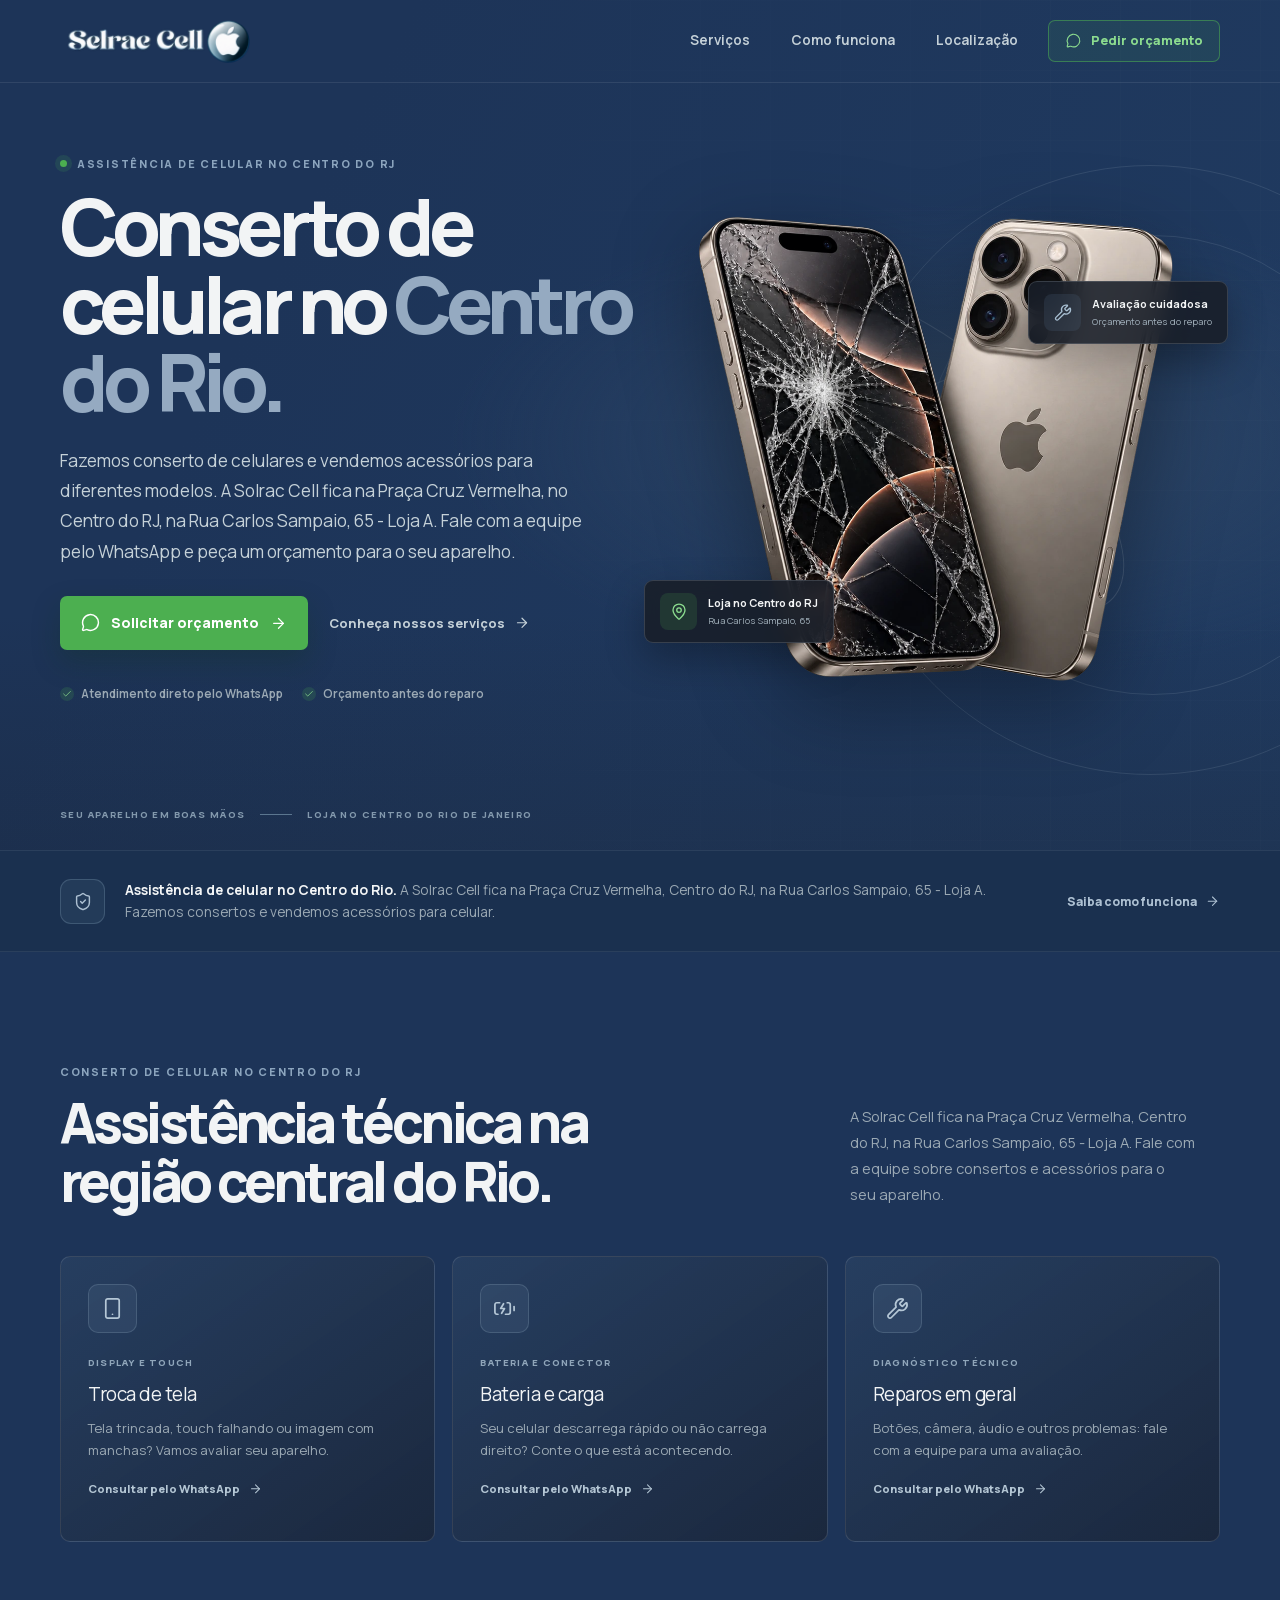
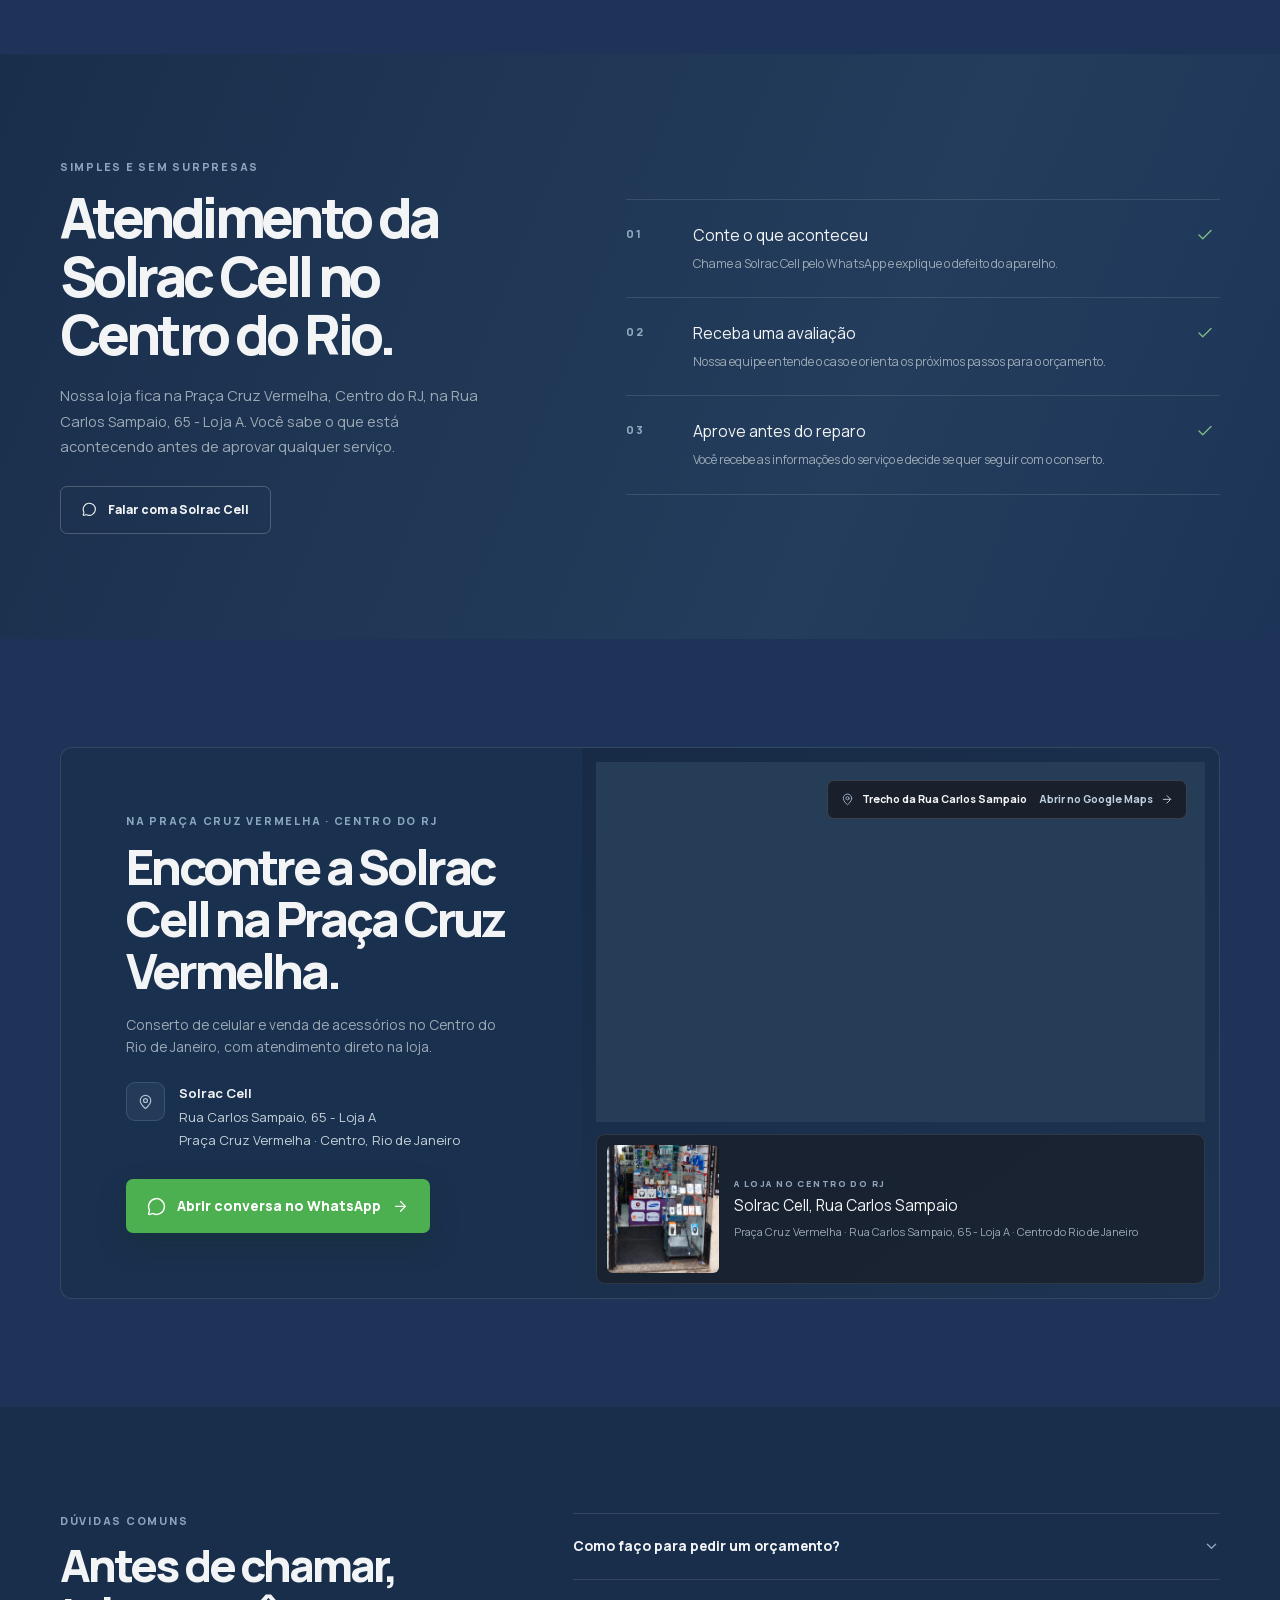
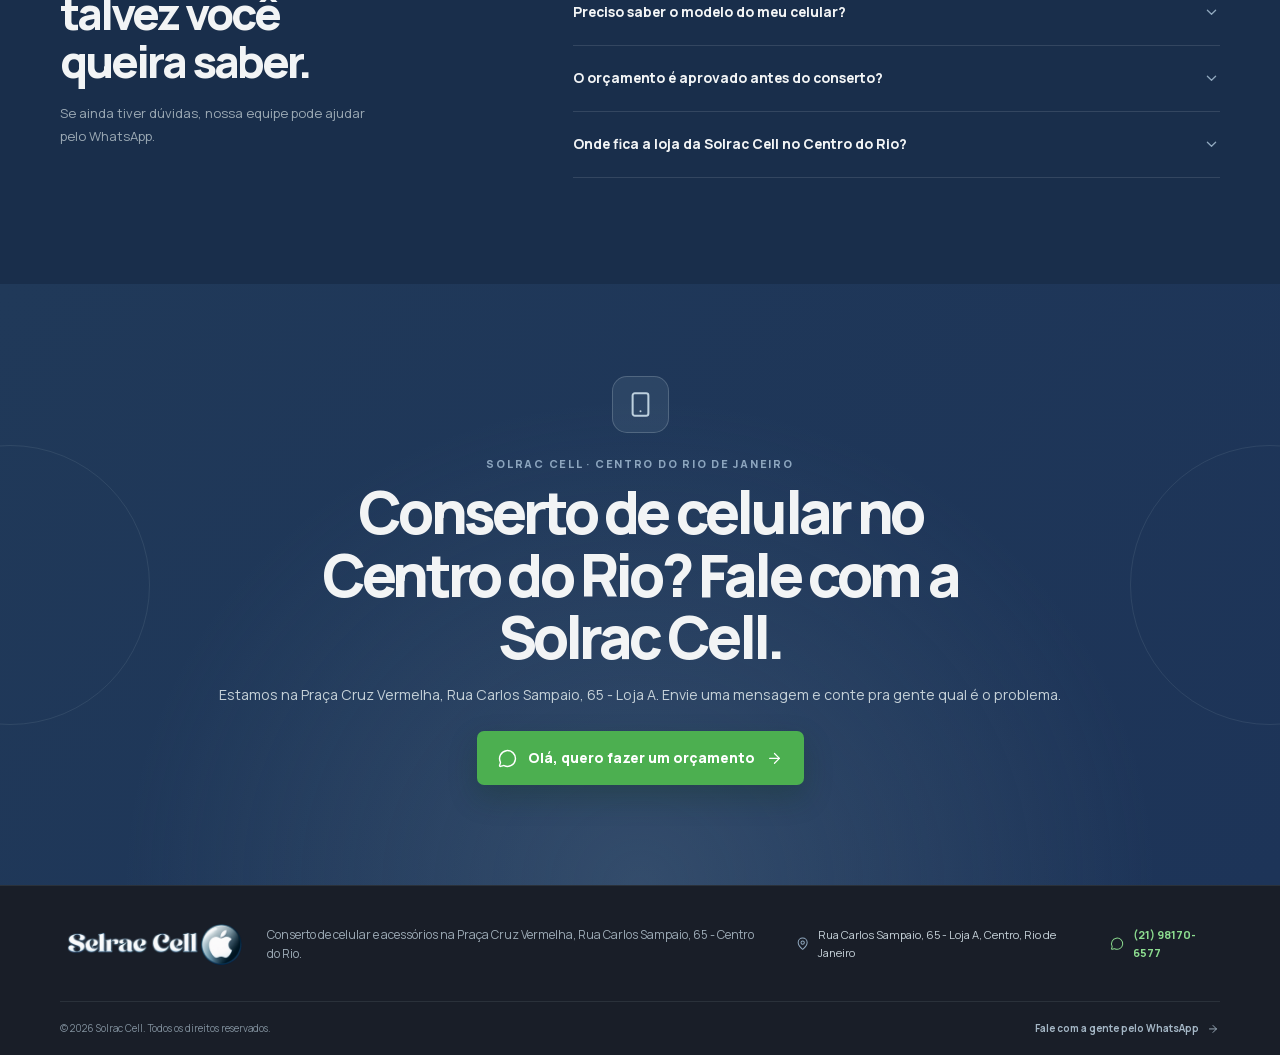
<file: index.html>
<!DOCTYPE html><html lang="pt-BR"><head><meta charSet="utf-8"/><meta name="viewport" content="width=device-width, initial-scale=1"/><link rel="stylesheet" href="/_next/static/css/index.Ce5Y3OvV.css" data-rsc-css-href="/_next/static/css/index.Ce5Y3OvV.css" data-precedence="vite-rsc/importer-resources"/><link rel="modulepreload" fetchPriority="low" href="/_next/static/chunks/index-BsZn2Ucu.js"/><script src="/_next/static/chunks/rolldown-runtime-C60lm6uB.js" type="module" async=""></script><script src="/_next/static/chunks/framework-D_rUT4EX.js" type="module" async=""></script><link rel="modulepreload" href="/_next/static/chunks/layout-segment-context-Ds5G3pBR.js" crossorigin=""/><link rel="modulepreload" href="/_next/static/chunks/image-CtSgrlRY.js" crossorigin=""/><link rel="modulepreload" href="/_next/static/chunks/Icon-BFIcK819.js" crossorigin=""/><title>Solrac Cell | Conserto de Celular no Centro do RJ</title><meta name="description" content="Conserto de celulares e venda de acessórios na Solrac Cell, na Praça Cruz Vermelha, Centro do RJ. Rua Carlos Sampaio, 65 - Loja A, Rio de Janeiro."/><meta property="og:title" content="Solrac Cell | Conserto de Celular no Centro do RJ"/><meta property="og:description" content="Converse com a Solrac Cell e solicite um orçamento para conserto de celular."/><meta property="og:type" content="website"/><meta property="og:locale" content="pt_BR"/><meta name="twitter:card" content="summary"/><meta name="twitter:title" content="Solrac Cell | Conserto de Celular no Centro do RJ"/><meta name="twitter:description" content="Converse com a Solrac Cell e solicite um orçamento para conserto de celular."/><script>Object.assign(((self[Symbol.for("vinext.navigationRuntime")]??={bootstrap:{routeManifest:null},functions:{}}).bootstrap.rsc??={rsc:[]}),{params:{},nav:{"pathname":"/","searchParams":[]}})</script><link rel="modulepreload" href="/_next/static/chunks/index-BsZn2Ucu.js" />
<link rel="preload" href="/_next/static/_vinext_fonts/manrope-76eca2803f7f/manrope-81401990.woff2" as="font" type="font/woff2" crossorigin />
<style data-vinext-fonts>/* cyrillic-ext */
@font-face {
  font-family: 'Manrope';
  font-style: normal;
  font-weight: 200 800;
  font-display: swap;
  src: url(/_next/static/_vinext_fonts/manrope-76eca2803f7f/manrope-37facb2a.woff2) format('woff2');
  unicode-range: U+0460-052F, U+1C80-1C8A, U+20B4, U+2DE0-2DFF, U+A640-A69F, U+FE2E-FE2F;
}
/* cyrillic */
@font-face {
  font-family: 'Manrope';
  font-style: normal;
  font-weight: 200 800;
  font-display: swap;
  src: url(/_next/static/_vinext_fonts/manrope-76eca2803f7f/manrope-c9a5f13c.woff2) format('woff2');
  unicode-range: U+0301, U+0400-045F, U+0490-0491, U+04B0-04B1, U+2116;
}
/* greek */
@font-face {
  font-family: 'Manrope';
  font-style: normal;
  font-weight: 200 800;
  font-display: swap;
  src: url(/_next/static/_vinext_fonts/manrope-76eca2803f7f/manrope-f00fa027.woff2) format('woff2');
  unicode-range: U+0370-0377, U+037A-037F, U+0384-038A, U+038C, U+038E-03A1, U+03A3-03FF;
}
/* vietnamese */
@font-face {
  font-family: 'Manrope';
  font-style: normal;
  font-weight: 200 800;
  font-display: swap;
  src: url(/_next/static/_vinext_fonts/manrope-76eca2803f7f/manrope-bd6e7fdc.woff2) format('woff2');
  unicode-range: U+0102-0103, U+0110-0111, U+0128-0129, U+0168-0169, U+01A0-01A1, U+01AF-01B0, U+0300-0301, U+0303-0304, U+0308-0309, U+0323, U+0329, U+1EA0-1EF9, U+20AB;
}
/* latin-ext */
@font-face {
  font-family: 'Manrope';
  font-style: normal;
  font-weight: 200 800;
  font-display: swap;
  src: url(/_next/static/_vinext_fonts/manrope-76eca2803f7f/manrope-76dcfc73.woff2) format('woff2');
  unicode-range: U+0100-02BA, U+02BD-02C5, U+02C7-02CC, U+02CE-02D7, U+02DD-02FF, U+0304, U+0308, U+0329, U+1D00-1DBF, U+1E00-1E9F, U+1EF2-1EFF, U+2020, U+20A0-20AB, U+20AD-20C0, U+2113, U+2C60-2C7F, U+A720-A7FF;
}
/* latin */
@font-face {
  font-family: 'Manrope';
  font-style: normal;
  font-weight: 200 800;
  font-display: swap;
  src: url(/_next/static/_vinext_fonts/manrope-76eca2803f7f/manrope-81401990.woff2) format('woff2');
  unicode-range: U+0000-00FF, U+0131, U+0152-0153, U+02BB-02BC, U+02C6, U+02DA, U+02DC, U+0304, U+0308, U+0329, U+2000-206F, U+20AC, U+2122, U+2191, U+2193, U+2212, U+2215, U+FEFF, U+FFFD;
}

@font-face {
  font-family: 'Manrope Fallback';
  src: local("Arial");
  ascent-override: 103.31%;
  descent-override: 29.07%;
  line-gap-override: 0.00%;
  size-adjust: 103.19%;
}

.__font_manrope_0uiaih6 { font-family: 'Manrope', 'Manrope Fallback'; font-style: normal; }

.__variable_manrope_0uiaih6 { --font-manrope: 'Manrope', 'Manrope Fallback'; }
</style>
</head><body class="__variable_manrope_0uiaih6 antialiased"><main><header class="site-header"><div class="container header-inner"><a href="#inicio" class="brand" aria-label="Solrac Cell — início"><img src="/images/solrac-logo.webp" alt="Solrac Cell — Assistência Técnica" width="1600" height="528" loading="eager" fetchPriority="high" decoding="async" class="brand-logo" data-nimg="1"/></a><nav class="desktop-nav" aria-label="Navegação principal"><a href="#servicos">Serviços</a><a href="#como-funciona">Como funciona</a><a href="#localizacao">Localização</a></nav><a class="header-cta" href="https://wa.me/5521981706577?text=Ol%C3%A1%2C%20gostaria%20de%20fazer%20um%20or%C3%A7amento%20para%20conserto%20de%20celular!" target="_blank" rel="noreferrer" aria-label="Pedir orçamento pelo WhatsApp"><svg xmlns="http://www.w3.org/2000/svg" width="24" height="24" viewBox="0 0 24 24" fill="none" stroke="currentColor" stroke-width="2" stroke-linecap="round" stroke-linejoin="round" class="lucide lucide-message-circle" aria-hidden="true"><path d="M2.992 16.342a2 2 0 0 1 .094 1.167l-1.065 3.29a1 1 0 0 0 1.236 1.168l3.413-.998a2 2 0 0 1 1.099.092 10 10 0 1 0-4.777-4.719"></path></svg> Pedir orçamento</a></div></header><section class="hero" id="inicio" aria-labelledby="hero-title"><div class="hero-grid-lines" aria-hidden="true"></div><div class="hero-orb hero-orb-one" aria-hidden="true"></div><div class="hero-orb hero-orb-two" aria-hidden="true"></div><div class="container hero-content"><div class="hero-copy"><div class="eyebrow"><span class="status-dot"></span> ASSISTÊNCIA DE CELULAR NO CENTRO DO RJ</div><h1 id="hero-title">Conserto de celular no <em>Centro do Rio.</em></h1><p class="hero-lead">Fazemos conserto de celulares e vendemos acessórios para diferentes modelos. A Solrac Cell fica na Praça Cruz Vermelha, no Centro do RJ, na Rua Carlos Sampaio, 65 - Loja A. Fale com a equipe pelo WhatsApp e peça um orçamento para o seu aparelho.</p><div class="hero-actions"><a class="button button-green" href="https://wa.me/5521981706577?text=Ol%C3%A1%2C%20gostaria%20de%20fazer%20um%20or%C3%A7amento%20para%20conserto%20de%20celular!" target="_blank" rel="noreferrer" aria-label="Pedir orçamento pelo WhatsApp"><svg xmlns="http://www.w3.org/2000/svg" width="24" height="24" viewBox="0 0 24 24" fill="none" stroke="currentColor" stroke-width="2" stroke-linecap="round" stroke-linejoin="round" class="lucide lucide-message-circle" aria-hidden="true"><path d="M2.992 16.342a2 2 0 0 1 .094 1.167l-1.065 3.29a1 1 0 0 0 1.236 1.168l3.413-.998a2 2 0 0 1 1.099.092 10 10 0 1 0-4.777-4.719"></path></svg> Solicitar orçamento <svg xmlns="http://www.w3.org/2000/svg" width="24" height="24" viewBox="0 0 24 24" fill="none" stroke="currentColor" stroke-width="2" stroke-linecap="round" stroke-linejoin="round" class="lucide lucide-arrow-right" aria-hidden="true"><path d="M5 12h14"></path><path d="m12 5 7 7-7 7"></path></svg></a><a class="text-link" href="#servicos">Conheça nossos serviços <svg xmlns="http://www.w3.org/2000/svg" width="24" height="24" viewBox="0 0 24 24" fill="none" stroke="currentColor" stroke-width="2" stroke-linecap="round" stroke-linejoin="round" class="lucide lucide-arrow-right" aria-hidden="true"><path d="M5 12h14"></path><path d="m12 5 7 7-7 7"></path></svg></a></div><div class="hero-trust"><span><svg xmlns="http://www.w3.org/2000/svg" width="24" height="24" viewBox="0 0 24 24" fill="none" stroke="currentColor" stroke-width="2" stroke-linecap="round" stroke-linejoin="round" class="lucide lucide-check" aria-hidden="true"><path d="M20 6 9 17l-5-5"></path></svg> Atendimento direto pelo WhatsApp</span><span><svg xmlns="http://www.w3.org/2000/svg" width="24" height="24" viewBox="0 0 24 24" fill="none" stroke="currentColor" stroke-width="2" stroke-linecap="round" stroke-linejoin="round" class="lucide lucide-check" aria-hidden="true"><path d="M20 6 9 17l-5-5"></path></svg> Orçamento antes do reparo</span></div></div><div class="hero-art"><div class="orbit orbit-a" aria-hidden="true"></div><div class="orbit orbit-b" aria-hidden="true"></div><div class="repair-glow" aria-hidden="true"></div><img src="/images/iphone-quebrado.webp" alt="Dois iPhones, um deles com a tela quebrada, representando os consertos feitos pela Solrac Cell" width="1046" height="941" loading="eager" fetchPriority="high" decoding="async" class="hero-phone-image" data-nimg="1"/><div class="float-card float-card-top"><span class="float-icon"><svg xmlns="http://www.w3.org/2000/svg" width="24" height="24" viewBox="0 0 24 24" fill="none" stroke="currentColor" stroke-width="2" stroke-linecap="round" stroke-linejoin="round" class="lucide lucide-wrench" aria-hidden="true"><path d="M14.7 6.3a1 1 0 0 0 0 1.4l1.6 1.6a1 1 0 0 0 1.4 0l3.106-3.105c.32-.322.863-.22.983.218a6 6 0 0 1-8.259 7.057l-7.91 7.91a1 1 0 0 1-2.999-3l7.91-7.91a6 6 0 0 1 7.057-8.259c.438.12.54.662.219.984z"></path></svg></span><span><strong>Avaliação cuidadosa</strong><small>Orçamento antes do reparo</small></span></div><div class="float-card float-card-bottom"><span class="float-icon green-icon"><svg xmlns="http://www.w3.org/2000/svg" width="24" height="24" viewBox="0 0 24 24" fill="none" stroke="currentColor" stroke-width="2" stroke-linecap="round" stroke-linejoin="round" class="lucide lucide-map-pin" aria-hidden="true"><path d="M20 10c0 4.993-5.539 10.193-7.399 11.799a1 1 0 0 1-1.202 0C9.539 20.193 4 14.993 4 10a8 8 0 0 1 16 0"></path><circle cx="12" cy="10" r="3"></circle></svg></span><span><strong>Loja no Centro do RJ</strong><small>Rua Carlos Sampaio, 65</small></span></div></div></div><div class="hero-bottom container"><span>SEU APARELHO EM BOAS MÃOS</span><div></div><span>LOJA NO CENTRO DO RIO DE JANEIRO</span></div></section><section class="intro-strip"><div class="container intro-inner"><span class="intro-icon"><svg xmlns="http://www.w3.org/2000/svg" width="24" height="24" viewBox="0 0 24 24" fill="none" stroke="currentColor" stroke-width="2" stroke-linecap="round" stroke-linejoin="round" class="lucide lucide-shield-check" aria-hidden="true"><path d="M20 13c0 5-3.5 7.5-7.66 8.95a1 1 0 0 1-.67-.01C7.5 20.5 4 18 4 13V6a1 1 0 0 1 1-1c2 0 4.5-1.2 6.24-2.72a1.17 1.17 0 0 1 1.52 0C14.51 3.81 17 5 19 5a1 1 0 0 1 1 1z"></path><path d="m9 12 2 2 4-4"></path></svg></span><p><strong>Assistência de celular no Centro do Rio.</strong> A Solrac Cell fica na Praça Cruz Vermelha, Centro do RJ, na Rua Carlos Sampaio, 65 - Loja A. Fazemos consertos e vendemos acessórios para celular.</p><a href="#como-funciona">Saiba como funciona <svg xmlns="http://www.w3.org/2000/svg" width="24" height="24" viewBox="0 0 24 24" fill="none" stroke="currentColor" stroke-width="2" stroke-linecap="round" stroke-linejoin="round" class="lucide lucide-arrow-right" aria-hidden="true"><path d="M5 12h14"></path><path d="m12 5 7 7-7 7"></path></svg></a></div></section><section class="section services-section" id="servicos" aria-labelledby="services-title"><div class="container"><div class="section-head"><div><p class="eyebrow">CONSERTO DE CELULAR NO CENTRO DO RJ</p><h2 id="services-title">Assistência técnica na região central do Rio.</h2></div><p class="section-description">A Solrac Cell fica na Praça Cruz Vermelha, Centro do RJ, na Rua Carlos Sampaio, 65 - Loja A. Fale com a equipe sobre consertos e acessórios para o seu aparelho.</p></div><div class="service-grid"><article class="service-card"><div class="service-icon"><svg xmlns="http://www.w3.org/2000/svg" width="24" height="24" viewBox="0 0 24 24" fill="none" stroke="currentColor" stroke-width="2" stroke-linecap="round" stroke-linejoin="round" class="lucide lucide-smartphone" aria-hidden="true"><rect width="14" height="20" x="5" y="2" rx="2" ry="2"></rect><path d="M12 18h.01"></path></svg></div><span class="service-tag">Display e touch</span><h3>Troca de tela</h3><p>Tela trincada, touch falhando ou imagem com manchas? Vamos avaliar seu aparelho.</p><a href="https://wa.me/5521981706577?text=Ol%C3%A1%2C%20gostaria%20de%20fazer%20um%20or%C3%A7amento%20para%20conserto%20de%20celular!" target="_blank" rel="noreferrer">Consultar pelo WhatsApp <svg xmlns="http://www.w3.org/2000/svg" width="24" height="24" viewBox="0 0 24 24" fill="none" stroke="currentColor" stroke-width="2" stroke-linecap="round" stroke-linejoin="round" class="lucide lucide-arrow-right" aria-hidden="true"><path d="M5 12h14"></path><path d="m12 5 7 7-7 7"></path></svg></a></article><article class="service-card"><div class="service-icon"><svg xmlns="http://www.w3.org/2000/svg" width="24" height="24" viewBox="0 0 24 24" fill="none" stroke="currentColor" stroke-width="2" stroke-linecap="round" stroke-linejoin="round" class="lucide lucide-battery-charging" aria-hidden="true"><path d="m11 7-3 5h4l-3 5"></path><path d="M14.856 6H16a2 2 0 0 1 2 2v8a2 2 0 0 1-2 2h-2.935"></path><path d="M22 14v-4"></path><path d="M5.14 18H4a2 2 0 0 1-2-2V8a2 2 0 0 1 2-2h2.936"></path></svg></div><span class="service-tag">Bateria e conector</span><h3>Bateria e carga</h3><p>Seu celular descarrega rápido ou não carrega direito? Conte o que está acontecendo.</p><a href="https://wa.me/5521981706577?text=Ol%C3%A1%2C%20gostaria%20de%20fazer%20um%20or%C3%A7amento%20para%20conserto%20de%20celular!" target="_blank" rel="noreferrer">Consultar pelo WhatsApp <svg xmlns="http://www.w3.org/2000/svg" width="24" height="24" viewBox="0 0 24 24" fill="none" stroke="currentColor" stroke-width="2" stroke-linecap="round" stroke-linejoin="round" class="lucide lucide-arrow-right" aria-hidden="true"><path d="M5 12h14"></path><path d="m12 5 7 7-7 7"></path></svg></a></article><article class="service-card"><div class="service-icon"><svg xmlns="http://www.w3.org/2000/svg" width="24" height="24" viewBox="0 0 24 24" fill="none" stroke="currentColor" stroke-width="2" stroke-linecap="round" stroke-linejoin="round" class="lucide lucide-wrench" aria-hidden="true"><path d="M14.7 6.3a1 1 0 0 0 0 1.4l1.6 1.6a1 1 0 0 0 1.4 0l3.106-3.105c.32-.322.863-.22.983.218a6 6 0 0 1-8.259 7.057l-7.91 7.91a1 1 0 0 1-2.999-3l7.91-7.91a6 6 0 0 1 7.057-8.259c.438.12.54.662.219.984z"></path></svg></div><span class="service-tag">Diagnóstico técnico</span><h3>Reparos em geral</h3><p>Botões, câmera, áudio e outros problemas: fale com a equipe para uma avaliação.</p><a href="https://wa.me/5521981706577?text=Ol%C3%A1%2C%20gostaria%20de%20fazer%20um%20or%C3%A7amento%20para%20conserto%20de%20celular!" target="_blank" rel="noreferrer">Consultar pelo WhatsApp <svg xmlns="http://www.w3.org/2000/svg" width="24" height="24" viewBox="0 0 24 24" fill="none" stroke="currentColor" stroke-width="2" stroke-linecap="round" stroke-linejoin="round" class="lucide lucide-arrow-right" aria-hidden="true"><path d="M5 12h14"></path><path d="m12 5 7 7-7 7"></path></svg></a></article></div></div></section><section class="process-section" id="como-funciona" aria-labelledby="process-title"><div class="container process-layout"><div class="process-heading"><p class="eyebrow">SIMPLES E SEM SURPRESAS</p><h2 id="process-title">Atendimento da Solrac Cell no Centro do Rio.</h2><p>Nossa loja fica na Praça Cruz Vermelha, Centro do RJ, na Rua Carlos Sampaio, 65 - Loja A. Você sabe o que está acontecendo antes de aprovar qualquer serviço.</p><a class="button button-outline" href="https://wa.me/5521981706577?text=Ol%C3%A1%2C%20gostaria%20de%20fazer%20um%20or%C3%A7amento%20para%20conserto%20de%20celular!" target="_blank" rel="noreferrer" aria-label="Pedir orçamento pelo WhatsApp"><svg xmlns="http://www.w3.org/2000/svg" width="24" height="24" viewBox="0 0 24 24" fill="none" stroke="currentColor" stroke-width="2" stroke-linecap="round" stroke-linejoin="round" class="lucide lucide-message-circle" aria-hidden="true"><path d="M2.992 16.342a2 2 0 0 1 .094 1.167l-1.065 3.29a1 1 0 0 0 1.236 1.168l3.413-.998a2 2 0 0 1 1.099.092 10 10 0 1 0-4.777-4.719"></path></svg> Falar com a Solrac Cell</a></div><div class="process-list"><article class="process-step"><span class="step-number">01</span><div><h3>Conte o que aconteceu</h3><p>Chame a Solrac Cell pelo WhatsApp e explique o defeito do aparelho.</p></div><svg xmlns="http://www.w3.org/2000/svg" width="24" height="24" viewBox="0 0 24 24" fill="none" stroke="currentColor" stroke-width="2" stroke-linecap="round" stroke-linejoin="round" class="lucide lucide-check step-check" aria-hidden="true"><path d="M20 6 9 17l-5-5"></path></svg></article><article class="process-step"><span class="step-number">02</span><div><h3>Receba uma avaliação</h3><p>Nossa equipe entende o caso e orienta os próximos passos para o orçamento.</p></div><svg xmlns="http://www.w3.org/2000/svg" width="24" height="24" viewBox="0 0 24 24" fill="none" stroke="currentColor" stroke-width="2" stroke-linecap="round" stroke-linejoin="round" class="lucide lucide-check step-check" aria-hidden="true"><path d="M20 6 9 17l-5-5"></path></svg></article><article class="process-step"><span class="step-number">03</span><div><h3>Aprove antes do reparo</h3><p>Você recebe as informações do serviço e decide se quer seguir com o conserto.</p></div><svg xmlns="http://www.w3.org/2000/svg" width="24" height="24" viewBox="0 0 24 24" fill="none" stroke="currentColor" stroke-width="2" stroke-linecap="round" stroke-linejoin="round" class="lucide lucide-check step-check" aria-hidden="true"><path d="M20 6 9 17l-5-5"></path></svg></article></div></div></section><section class="location-section" id="localizacao" aria-labelledby="location-title"><div class="container location-card"><div class="location-copy"><p class="eyebrow">NA PRAÇA CRUZ VERMELHA · CENTRO DO RJ</p><h2 id="location-title">Encontre a Solrac Cell na Praça Cruz Vermelha.</h2><p>Conserto de celular e venda de acessórios no Centro do Rio de Janeiro, com atendimento direto na loja.</p><div class="address-line"><span class="location-icon"><svg xmlns="http://www.w3.org/2000/svg" width="24" height="24" viewBox="0 0 24 24" fill="none" stroke="currentColor" stroke-width="2" stroke-linecap="round" stroke-linejoin="round" class="lucide lucide-map-pin" aria-hidden="true"><path d="M20 10c0 4.993-5.539 10.193-7.399 11.799a1 1 0 0 1-1.202 0C9.539 20.193 4 14.993 4 10a8 8 0 0 1 16 0"></path><circle cx="12" cy="10" r="3"></circle></svg></span><span><strong>Solrac Cell</strong><br/>Rua Carlos Sampaio, 65 - Loja A<br/>Praça Cruz Vermelha · Centro, Rio de Janeiro</span></div><a class="button button-green" href="https://wa.me/5521981706577?text=Ol%C3%A1%2C%20gostaria%20de%20fazer%20um%20or%C3%A7amento%20para%20conserto%20de%20celular!" target="_blank" rel="noreferrer" aria-label="Pedir orçamento pelo WhatsApp"><svg xmlns="http://www.w3.org/2000/svg" width="24" height="24" viewBox="0 0 24 24" fill="none" stroke="currentColor" stroke-width="2" stroke-linecap="round" stroke-linejoin="round" class="lucide lucide-message-circle" aria-hidden="true"><path d="M2.992 16.342a2 2 0 0 1 .094 1.167l-1.065 3.29a1 1 0 0 0 1.236 1.168l3.413-.998a2 2 0 0 1 1.099.092 10 10 0 1 0-4.777-4.719"></path></svg> Abrir conversa no WhatsApp <svg xmlns="http://www.w3.org/2000/svg" width="24" height="24" viewBox="0 0 24 24" fill="none" stroke="currentColor" stroke-width="2" stroke-linecap="round" stroke-linejoin="round" class="lucide lucide-arrow-right" aria-hidden="true"><path d="M5 12h14"></path><path d="m12 5 7 7-7 7"></path></svg></a></div><div class="location-visuals"><figure class="map-visual"><iframe title="Mapa interativo da Rua Carlos Sampaio, no Centro do Rio de Janeiro" src="https://www.openstreetmap.org/export/embed.html?bbox=-43.1899575%2C-22.9119459%2C-43.1863575%2C-22.9094959&amp;layer=mapnik&amp;marker=-22.9109625%2C-43.1883012" loading="lazy" referrerPolicy="no-referrer-when-downgrade"></iframe><figcaption class="map-overlay"><span><svg xmlns="http://www.w3.org/2000/svg" width="24" height="24" viewBox="0 0 24 24" fill="none" stroke="currentColor" stroke-width="2" stroke-linecap="round" stroke-linejoin="round" class="lucide lucide-map-pin" aria-hidden="true"><path d="M20 10c0 4.993-5.539 10.193-7.399 11.799a1 1 0 0 1-1.202 0C9.539 20.193 4 14.993 4 10a8 8 0 0 1 16 0"></path><circle cx="12" cy="10" r="3"></circle></svg> Trecho da Rua Carlos Sampaio</span><a href="https://www.google.com/maps/search/?api=1&amp;query=Rua%20Carlos%20Sampaio%2C%2065%20-%20Loja%20A%2C%20Centro%2C%20Rio%20de%20Janeiro" target="_blank" rel="noreferrer">Abrir no Google Maps <svg xmlns="http://www.w3.org/2000/svg" width="24" height="24" viewBox="0 0 24 24" fill="none" stroke="currentColor" stroke-width="2" stroke-linecap="round" stroke-linejoin="round" class="lucide lucide-arrow-right" aria-hidden="true"><path d="M5 12h14"></path><path d="m12 5 7 7-7 7"></path></svg></a></figcaption></figure><article class="store-photo-card"><img src="/images/fachada-solrac.webp" alt="Entrada da loja Solrac Cell e exposição de acessórios para celular" width="505" height="858" loading="lazy" decoding="async" data-nimg="1"/><div><p class="eyebrow">A LOJA NO CENTRO DO RJ</p><h3>Solrac Cell, Rua Carlos Sampaio</h3><p>Praça Cruz Vermelha · Rua Carlos Sampaio, 65 - Loja A · Centro do Rio de Janeiro</p></div></article></div></div></section><section class="faq-section" aria-labelledby="faq-title"><div class="container faq-layout"><div><p class="eyebrow">DÚVIDAS COMUNS</p><h2 id="faq-title">Antes de chamar, talvez você queira saber.</h2><p class="faq-note">Se ainda tiver dúvidas, nossa equipe pode ajudar pelo WhatsApp.</p></div><div class="faq-list"><details class="faq-item"><summary>Como faço para pedir um orçamento?<svg xmlns="http://www.w3.org/2000/svg" width="24" height="24" viewBox="0 0 24 24" fill="none" stroke="currentColor" stroke-width="2" stroke-linecap="round" stroke-linejoin="round" class="lucide lucide-chevron-down" aria-hidden="true"><path d="m6 9 6 6 6-6"></path></svg></summary><p>Toque em qualquer botão do WhatsApp nesta página e envie a mensagem. Se puder, informe a marca, o modelo do celular e o que aconteceu.</p></details><details class="faq-item"><summary>Preciso saber o modelo do meu celular?<svg xmlns="http://www.w3.org/2000/svg" width="24" height="24" viewBox="0 0 24 24" fill="none" stroke="currentColor" stroke-width="2" stroke-linecap="round" stroke-linejoin="round" class="lucide lucide-chevron-down" aria-hidden="true"><path d="m6 9 6 6 6-6"></path></svg></summary><p>Ajuda bastante. Você pode encontrar o modelo nas configurações do aparelho ou enviar uma foto dele para nossa equipe pelo WhatsApp.</p></details><details class="faq-item"><summary>O orçamento é aprovado antes do conserto?<svg xmlns="http://www.w3.org/2000/svg" width="24" height="24" viewBox="0 0 24 24" fill="none" stroke="currentColor" stroke-width="2" stroke-linecap="round" stroke-linejoin="round" class="lucide lucide-chevron-down" aria-hidden="true"><path d="m6 9 6 6 6-6"></path></svg></summary><p>Sim. Converse com a equipe para receber as informações do orçamento e autorize o serviço antes de prosseguir.</p></details><details class="faq-item"><summary>Onde fica a loja da Solrac Cell no Centro do Rio?<svg xmlns="http://www.w3.org/2000/svg" width="24" height="24" viewBox="0 0 24 24" fill="none" stroke="currentColor" stroke-width="2" stroke-linecap="round" stroke-linejoin="round" class="lucide lucide-chevron-down" aria-hidden="true"><path d="m6 9 6 6 6-6"></path></svg></summary><p>Estamos na Praça Cruz Vermelha, Centro do RJ, na Rua Carlos Sampaio, 65 - Loja A. Fale pelo WhatsApp para combinar o atendimento.</p></details></div></div></section><section class="final-cta"><div class="container final-inner"><span class="final-icon"><svg xmlns="http://www.w3.org/2000/svg" width="24" height="24" viewBox="0 0 24 24" fill="none" stroke="currentColor" stroke-width="2" stroke-linecap="round" stroke-linejoin="round" class="lucide lucide-smartphone" aria-hidden="true"><rect width="14" height="20" x="5" y="2" rx="2" ry="2"></rect><path d="M12 18h.01"></path></svg></span><p class="eyebrow">SOLRAC CELL · CENTRO DO RIO DE JANEIRO</p><h2>Conserto de celular no Centro do Rio? Fale com a Solrac Cell.</h2><p>Estamos na Praça Cruz Vermelha, Rua Carlos Sampaio, 65 - Loja A. Envie uma mensagem e conte pra gente qual é o problema.</p><a class="button button-green" href="https://wa.me/5521981706577?text=Ol%C3%A1%2C%20gostaria%20de%20fazer%20um%20or%C3%A7amento%20para%20conserto%20de%20celular!" target="_blank" rel="noreferrer" aria-label="Pedir orçamento pelo WhatsApp"><svg xmlns="http://www.w3.org/2000/svg" width="24" height="24" viewBox="0 0 24 24" fill="none" stroke="currentColor" stroke-width="2" stroke-linecap="round" stroke-linejoin="round" class="lucide lucide-message-circle" aria-hidden="true"><path d="M2.992 16.342a2 2 0 0 1 .094 1.167l-1.065 3.29a1 1 0 0 0 1.236 1.168l3.413-.998a2 2 0 0 1 1.099.092 10 10 0 1 0-4.777-4.719"></path></svg> Olá, quero fazer um orçamento <svg xmlns="http://www.w3.org/2000/svg" width="24" height="24" viewBox="0 0 24 24" fill="none" stroke="currentColor" stroke-width="2" stroke-linecap="round" stroke-linejoin="round" class="lucide lucide-arrow-right" aria-hidden="true"><path d="M5 12h14"></path><path d="m12 5 7 7-7 7"></path></svg></a></div></section><footer class="site-footer"><div class="container footer-main"><a href="#inicio" class="brand" aria-label="Solrac Cell — início"><img src="/images/solrac-logo.webp" alt="Solrac Cell — Assistência Técnica" width="1600" height="528" loading="lazy" decoding="async" class="brand-logo" data-nimg="1"/></a><p>Conserto de celular e acessórios na Praça Cruz Vermelha, Rua Carlos Sampaio, 65 - Centro do Rio.</p><a class="footer-address" href="#localizacao"><svg xmlns="http://www.w3.org/2000/svg" width="24" height="24" viewBox="0 0 24 24" fill="none" stroke="currentColor" stroke-width="2" stroke-linecap="round" stroke-linejoin="round" class="lucide lucide-map-pin" aria-hidden="true"><path d="M20 10c0 4.993-5.539 10.193-7.399 11.799a1 1 0 0 1-1.202 0C9.539 20.193 4 14.993 4 10a8 8 0 0 1 16 0"></path><circle cx="12" cy="10" r="3"></circle></svg> Rua Carlos Sampaio, 65 - Loja A, Centro, Rio de Janeiro</a><a class="footer-whatsapp" href="https://wa.me/5521981706577?text=Ol%C3%A1%2C%20gostaria%20de%20fazer%20um%20or%C3%A7amento%20para%20conserto%20de%20celular!" target="_blank" rel="noreferrer" aria-label="Pedir orçamento pelo WhatsApp"><svg xmlns="http://www.w3.org/2000/svg" width="24" height="24" viewBox="0 0 24 24" fill="none" stroke="currentColor" stroke-width="2" stroke-linecap="round" stroke-linejoin="round" class="lucide lucide-message-circle" aria-hidden="true"><path d="M2.992 16.342a2 2 0 0 1 .094 1.167l-1.065 3.29a1 1 0 0 0 1.236 1.168l3.413-.998a2 2 0 0 1 1.099.092 10 10 0 1 0-4.777-4.719"></path></svg> (21) 98170-6577</a></div><div class="container footer-bottom"><span>© 2026 Solrac Cell. Todos os direitos reservados.</span><a href="https://wa.me/5521981706577?text=Ol%C3%A1%2C%20gostaria%20de%20fazer%20um%20or%C3%A7amento%20para%20conserto%20de%20celular!" target="_blank" rel="noreferrer">Fale com a gente pelo WhatsApp <svg xmlns="http://www.w3.org/2000/svg" width="24" height="24" viewBox="0 0 24 24" fill="none" stroke="currentColor" stroke-width="2" stroke-linecap="round" stroke-linejoin="round" class="lucide lucide-arrow-right" aria-hidden="true"><path d="M5 12h14"></path><path d="m12 5 7 7-7 7"></path></svg></a></div></footer><div class="mobile-sticky"><span><svg xmlns="http://www.w3.org/2000/svg" width="24" height="24" viewBox="0 0 24 24" fill="none" stroke="currentColor" stroke-width="2" stroke-linecap="round" stroke-linejoin="round" class="lucide lucide-message-circle" aria-hidden="true"><path d="M2.992 16.342a2 2 0 0 1 .094 1.167l-1.065 3.29a1 1 0 0 0 1.236 1.168l3.413-.998a2 2 0 0 1 1.099.092 10 10 0 1 0-4.777-4.719"></path></svg><small>Orçamento direto</small></span><a class="" href="https://wa.me/5521981706577?text=Ol%C3%A1%2C%20gostaria%20de%20fazer%20um%20or%C3%A7amento%20para%20conserto%20de%20celular!" target="_blank" rel="noreferrer" aria-label="Pedir orçamento pelo WhatsApp">Chamar no WhatsApp <svg xmlns="http://www.w3.org/2000/svg" width="24" height="24" viewBox="0 0 24 24" fill="none" stroke="currentColor" stroke-width="2" stroke-linecap="round" stroke-linejoin="round" class="lucide lucide-arrow-right" aria-hidden="true"><path d="M5 12h14"></path><path d="m12 5 7 7-7 7"></path></svg></a></div></main><script type="module" src="/_next/static/chunks/index-BsZn2Ucu.js" id="_R_" async=""></script><script>((self[Symbol.for("vinext.navigationRuntime")]??={bootstrap:{routeManifest:null},functions:{}}).bootstrap.rsc??={rsc:[]}).rsc.push("0:{\"page:/\":\"$L1\",\"layout:/\":\"$L2\",\"route:/\":\"$L3\",\"__route\":\"route:/\",\"__interceptionContext\":null,\"__layoutIds\":[\"layout:/\"],\"__rootLayout\":\"/\",\"__bfcacheSegmentIdentities\":{\"layout:/\":\"[\\\"layout\\\",\\\"layout:/\\\",\\\"root-boundary:/\\\",\\\"\\\"]\",\"page:/\":\"[\\\"page\\\",\\\"page:/\\\",\\\"root-boundary:/\\\",\\\"\\\"]\"},\"__srcPage\":[\"page\"],\"__layoutFlags\":{\"layout:/\":\"s\"},\"__artifactCompatibility\":{\"schemaVersion\":1,\"graphVersion\":\"app-route-graph:1177fd80f83fa7b0\",\"deploymentVersion\":\"9e97e0e4-d912-4de2-817b-2bff4806f36e\",\"appElementsSchemaVersion\":1,\"rscPayloadSchemaVersion\":1,\"rootBoundaryId\":\"/\",\"renderEpoch\":null}}\n")</script><script>((self[Symbol.for("vinext.navigationRuntime")]??={bootstrap:{routeManifest:null},functions:{}}).bootstrap.rsc??={rsc:[]}).rsc.push("4:I[\"8c0f216c4604\",[],\"Children\",1]\n")</script><script>((self[Symbol.for("vinext.navigationRuntime")]??={bootstrap:{routeManifest:null},functions:{}}).bootstrap.rsc??={rsc:[]}).rsc.push("5:I[\"593f344dc510\",[],\"GlobalErrorBoundary\",1]\n")</script><script>((self[Symbol.for("vinext.navigationRuntime")]??={bootstrap:{routeManifest:null},functions:{}}).bootstrap.rsc??={rsc:[]}).rsc.push("6:I[\"0b874ad30386\",[],\"default\",1]\n")</script><script>((self[Symbol.for("vinext.navigationRuntime")]??={bootstrap:{routeManifest:null},functions:{}}).bootstrap.rsc??={rsc:[]}).rsc.push("7:I[\"593f344dc510\",[],\"ErrorBoundary\",1]\n")</script><script>((self[Symbol.for("vinext.navigationRuntime")]??={bootstrap:{routeManifest:null},functions:{}}).bootstrap.rsc??={rsc:[]}).rsc.push("8:I[\"15c18cfaeeff\",[],\"LayoutSegmentProvider\",1]\n")</script><script>((self[Symbol.for("vinext.navigationRuntime")]??={bootstrap:{routeManifest:null},functions:{}}).bootstrap.rsc??={rsc:[]}).rsc.push("9:I[\"8c0f216c4604\",[],\"Slot\",1]\n")</script><script>((self[Symbol.for("vinext.navigationRuntime")]??={bootstrap:{routeManifest:null},functions:{}}).bootstrap.rsc??={rsc:[]}).rsc.push("a:I[\"593f344dc510\",[],\"NotFoundBoundary\",1]\n")</script><script>((self[Symbol.for("vinext.navigationRuntime")]??={bootstrap:{routeManifest:null},functions:{}}).bootstrap.rsc??={rsc:[]}).rsc.push("b:I[\"9276801271d6\",[],\"AppRouterScrollTarget\",1]\n")</script><script>((self[Symbol.for("vinext.navigationRuntime")]??={bootstrap:{routeManifest:null},functions:{}}).bootstrap.rsc??={rsc:[]}).rsc.push("c:I[\"593f344dc510\",[],\"RedirectBoundary\",1]\n")</script><script>((self[Symbol.for("vinext.navigationRuntime")]??={bootstrap:{routeManifest:null},functions:{}}).bootstrap.rsc??={rsc:[]}).rsc.push(":HL[\"/_next/static/css/index.Ce5Y3OvV.css\",\"style\"     ]\n")</script><script>((self[Symbol.for("vinext.navigationRuntime")]??={bootstrap:{routeManifest:null},functions:{}}).bootstrap.rsc??={rsc:[]}).rsc.push("2:[[[\"$\",\"link\",\"css:/_next/static/css/index.Ce5Y3OvV.css\",{\"rel\":\"stylesheet\",\"precedence\":\"vite-rsc/importer-resources\",\"href\":\"/_next/static/css/index.Ce5Y3OvV.css\",\"data-rsc-css-href\":\"/_next/static/css/index.Ce5Y3OvV.css\"}],\"$undefined\"],[\"$\",\"html\",null,{\"lang\":\"pt-BR\",\"children\":[\"$\",\"body\",null,{\"className\":\"__variable_manrope_0uiaih6 antialiased\",\"children\":[\"$\",\"$L4\",null,{}]}]}]]\n")</script><script>((self[Symbol.for("vinext.navigationRuntime")]??={bootstrap:{routeManifest:null},functions:{}}).bootstrap.rsc??={rsc:[]}).rsc.push("3:[[[\"$\",\"meta\",null,{\"charSet\":\"utf-8\"}],[[\"$\",\"title\",\"0\",{\"children\":\"Solrac Cell | Conserto de Celular no Centro do RJ\"}],[\"$\",\"meta\",\"1\",{\"name\":\"description\",\"content\":\"Conserto de celulares e venda de acessórios na Solrac Cell, na Praça Cruz Vermelha, Centro do RJ. Rua Carlos Sampaio, 65 - Loja A, Rio de Janeiro.\"}],[\"$\",\"meta\",\"2\",{\"property\":\"og:title\",\"content\":\"Solrac Cell | Conserto de Celular no Centro do RJ\"}],[\"$\",\"meta\",\"3\",{\"property\":\"og:description\",\"content\":\"Converse com a Solrac Cell e solicite um orçamento para conserto de celular.\"}],[\"$\",\"meta\",\"4\",{\"property\":\"og:type\",\"content\":\"website\"}],[\"$\",\"meta\",\"5\",{\"property\":\"og:locale\",\"content\":\"pt_BR\"}],[\"$\",\"meta\",\"6\",{\"name\":\"twitter:card\",\"content\":\"summary\"}],[\"$\",\"meta\",\"7\",{\"name\":\"twitter:title\",\"content\":\"Solrac Cell | Conserto de Celular no Centro do RJ\"}],[\"$\",\"meta\",\"8\",{\"name\":\"twitter:description\",\"content\":\"Converse com a Solrac Cell e solicite um orçamento para conserto de celular.\"}]],[[\"$\",\"meta\",\"0\",{\"name\":\"viewport\",\"content\":\"width=device-width, initial-scale=1\"}]]],[\"$\",\"$L5\",null,{\"fallback\":\"$6\",\"children\":[\"$\",\"$L7\",null,{\"fallback\":\"$6\",\"children\":[\"$\",\"$L8\",null,{\"providerId\":\"layout:/\",\"segmentMap\":{\"children\":[]},\"children\":[\"$\",\"$L9\",null,{\"id\":\"layout:/\",\"parallelSlots\":\"$undefined\",\"children\":[\"$\",\"$La\",null,{\"resetKey\":\"\",\"fallback\":[[\"$\",\"title\",null,{\"children\":\"404: This page could not be found.\"}],[\"$\",\"div\",null,{\"style\":{\"fontFamily\":\"system-ui,\\\"Segoe UI\\\",Roboto,Helvetica,Arial,sans-serif,\\\"Apple Color Emoji\\\",\\\"Segoe UI Emoji\\\"\",\"height\":\"100vh\",\"textAlign\":\"center\",\"display\":\"flex\",\"flexDirection\":\"column\",\"alignItems\":\"center\",\"justifyContent\":\"center\"},\"children\":[\"$\",\"div\",null,{\"children\":[[\"$\",\"style\",null,{\"dangerouslySetInnerHTML\":{\"__html\":\"body{color:#000;background:#fff;margin:0}.next-error-h1{border-right:1px solid rgba(0,0,0,.3)}@media (prefers-color-scheme:dark){body{color:#fff;background:#000}.next-error-h1{border-right:1px solid rgba(255,255,255,.3)}}\"}}],[\"$\",\"h1\",null,{\"className\":\"next-error-h1\",\"style\":{\"display\":\"inline-block\",\"margin\":\"0 20px 0 0\",\"padding\":\"0 23px 0 0\",\"fontSize\":24,\"fontWeight\":500,\"verticalAlign\":\"top\",\"lineHeight\":\"49px\"},\"children\":404}],[\"$\",\"div\",null,{\"style\":{\"display\":\"inline-block\"},\"children\":[\"$\",\"h2\",null,{\"style\":{\"fontSize\":14,\"fontWeight\":400,\"lineHeight\":\"49px\",\"margin\":0},\"children\":\"This page could not be found.\"}]}]]}]}]],\"children\":[\"$\",\"$Lb\",null,{\"children\":[\"$\",\"$Lc\",null,{\"children\":[[\"$\",\"$L8\",null,{\"providerId\":\"page:/\",\"segmentMap\":{\"children\":[\"__PAGE__\"]},\"children\":[\"$\",\"$L9\",null,{\"id\":\"page:/\"}]}],null]}]}]}]}]}]}]}],null,null]\n")</script><script>((self[Symbol.for("vinext.navigationRuntime")]??={bootstrap:{routeManifest:null},functions:{}}).bootstrap.rsc??={rsc:[]}).rsc.push("d:I[\"9fb86276be8f\",[],\"default\",1]\n")</script><script>((self[Symbol.for("vinext.navigationRuntime")]??={bootstrap:{routeManifest:null},functions:{}}).bootstrap.rsc??={rsc:[]}).rsc.push("e:I[\"339f946bc456\",[],\"default\",1]\n")</script><script>((self[Symbol.for("vinext.navigationRuntime")]??={bootstrap:{routeManifest:null},functions:{}}).bootstrap.rsc??={rsc:[]}).rsc.push("1:[\"$\",\"main\",null,{\"children\":[[\"$\",\"header\",null,{\"className\":\"site-header\",\"children\":[\"$\",\"div\",null,{\"className\":\"container header-inner\",\"children\":[[\"$\",\"a\",null,{\"href\":\"#inicio\",\"className\":\"brand\",\"aria-label\":\"Solrac Cell — início\",\"children\":[\"$\",\"$Ld\",null,{\"src\":\"/images/solrac-logo.webp\",\"alt\":\"Solrac Cell — Assistência Técnica\",\"width\":1600,\"height\":528,\"className\":\"brand-logo\",\"priority\":true}]}],[\"$\",\"nav\",null,{\"className\":\"desktop-nav\",\"aria-label\":\"Navegação principal\",\"children\":[[\"$\",\"a\",null,{\"href\":\"#servicos\",\"children\":\"Serviços\"}],[\"$\",\"a\",null,{\"href\":\"#como-funciona\",\"children\":\"Como funciona\"}],[\"$\",\"a\",null,{\"href\":\"#localizacao\",\"children\":\"Localização\"}]]}],[\"$\",\"a\",null,{\"className\":\"header-cta\",\"href\":\"https://wa.me/5521981706577?text=Ol%C3%A1%2C%20gostaria%20de%20fazer%20um%20or%C3%A7amento%20para%20conserto%20de%20celular!\",\"target\":\"_blank\",\"rel\":\"noreferrer\",\"aria-label\":\"Pedir orçamento pelo WhatsApp\",\"children\":[[\"$\",\"$Le\",null,{\"ref\":\"$undefined\",\"iconNode\":[[\"path\",{\"d\":\"M2.992 16.342a2 2 0 0 1 .094 1.167l-1.065 3.29a1 1 0 0 0 1.236 1.168l3.413-.998a2 2 0 0 1 1.099.092 10 10 0 1 0-4.777-4.719\",\"key\":\"1sd12s\"}]],\"className\":\"lucide-message-circle\"}],\" Pedir orçamento\"]}]]}]}],[\"$\",\"section\",null,{\"className\":\"hero\",\"id\":\"inicio\",\"aria-labelledby\":\"hero-title\",\"children\":[[\"$\",\"div\",null,{\"className\":\"hero-grid-lines\",\"aria-hidden\":\"true\"}],[\"$\",\"div\",null,{\"className\":\"hero-orb hero-orb-one\",\"aria-hidden\":\"true\"}],[\"$\",\"div\",null,{\"className\":\"hero-orb hero-orb-two\",\"aria-hidden\":\"true\"}],[\"$\",\"div\",null,{\"className\":\"container hero-content\",\"children\":[[\"$\",\"div\",null,{\"className\":\"hero-copy\",\"children\":[[\"$\",\"div\",null,{\"className\":\"eyebrow\",\"children\":[[\"$\",\"span\",null,{\"className\":\"status-dot\"}],\" ASSISTÊNCIA DE CELULAR NO CENTRO DO RJ\"]}],[\"$\",\"h1\",null,{\"id\":\"hero-title\",\"children\":[\"Conserto de celular no \",[\"$\",\"em\",null,{\"children\":\"Centro do Rio.\"}]]}],[\"$\",\"p\",null,{\"className\":\"hero-lead\",\"children\":\"Fazemos conserto de celulares e vendemos acessórios para diferentes modelos. A Solrac Cell fica na Praça Cruz Vermelha, no Centro do RJ, na Rua Carlos Sampaio, 65 - Loja A. Fale com a equipe pelo WhatsApp e peça um orçamento para o seu aparelho.\"}],[\"$\",\"div\",null,{\"className\":\"hero-actions\",\"children\":[[\"$\",\"a\",null,{\"className\":\"button button-green\",\"href\":\"https://wa.me/5521981706577?text=Ol%C3%A1%2C%20gostaria%20de%20fazer%20um%20or%C3%A7amento%20para%20conserto%20de%20celular!\",\"target\":\"_blank\",\"rel\":\"noreferrer\",\"aria-label\":\"Pedir orçamento pelo WhatsApp\",\"children\":[[\"$\",\"$Le\",null,{\"ref\":\"$undefined\",\"iconNode\":\"$1:props:children:0:props:children:props:children:2:props:children:0:props:iconNode\",\"className\":\"lucide-message-circle\"}],\" Solicitar orçamento \",[\"$\",\"$Le\",null,{\"ref\":\"$undefined\",\"iconNode\":[[\"path\",{\"d\":\"M5 12h14\",\"key\":\"1ays0h\"}],[\"path\",{\"d\":\"m12 5 7 7-7 7\",\"key\":\"xquz4c\"}]],\"className\":\"lucide-arrow-right\"}]]}],[\"$\",\"a\",null,{\"className\":\"text-link\",\"href\":\"#servicos\",\"children\":[\"Conheça nossos serviços \",[\"$\",\"$Le\",null,{\"ref\":\"$undefined\",\"iconNode\":\"$1:props:children:1:props:children:3:props:children:0:props:children:3:props:children:0:props:children:2:props:iconNode\",\"className\":\"lucide-arrow-right\"}]]}]]}],[\"$\",\"div\",null,{\"className\":\"hero-trust\",\"children\":[[\"$\",\"span\",null,{\"children\":[[\"$\",\"$Le\",null,{\"ref\":\"$undefined\",\"iconNode\":[[\"path\",{\"d\":\"M20 6 9 17l-5-5\",\"key\":\"1gmf2c\"}]],\"className\":\"lucide-check\"}],\" Atendimento direto pelo WhatsApp\"]}],[\"$\",\"span\",null,{\"children\":[[\"$\",\"$Le\",null,{\"ref\":\"$undefined\",\"iconNode\":\"$1:props:children:1:props:children:3:props:children:0:props:children:4:props:children:0:props:children:0:props:iconNode\",\"className\":\"lucide-check\"}],\" Orçamento antes do reparo\"]}]]}]]}],[\"$\",\"div\",null,{\"className\":\"hero-art\",\"children\":[[\"$\",\"div\",null,{\"className\":\"orbit orbit-a\",\"aria-hidden\":\"true\"}],[\"$\",\"div\",null,{\"className\":\"orbit orbit-b\",\"aria-hidden\":\"true\"}],[\"$\",\"div\",null,{\"className\":\"repair-glow\",\"aria-hidden\":\"true\"}],[\"$\",\"$Ld\",null,{\"src\":\"/images/iphone-quebrado.webp\",\"alt\":\"Dois iPhones, um deles com a tela quebrada, representando os consertos feitos pela Solrac Cell\",\"width\":1046,\"height\":941,\"className\":\"hero-phone-image\",\"priority\":true,\"sizes\":\"(max-width: 760px) 90vw, 46vw\"}],[\"$\",\"div\",null,{\"className\":\"float-card float-card-top\",\"children\":[[\"$\",\"span\",null,{\"className\":\"float-icon\",\"children\":[\"$\",\"$Le\",null,{\"ref\":\"$undefined\",\"iconNode\":[[\"path\",{\"d\":\"M14.7 6.3a1 1 0 0 0 0 1.4l1.6 1.6a1 1 0 0 0 1.4 0l3.106-3.105c.32-.322.863-.22.983.218a6 6 0 0 1-8.259 7.057l-7.91 7.91a1 1 0 0 1-2.999-3l7.91-7.91a6 6 0 0 1 7.057-8.259c.438.12.54.662.219.984z\",\"key\":\"1ngwbx\"}]],\"className\":\"lucide-wrench\"}]}],[\"$\",\"span\",null,{\"children\":[[\"$\",\"strong\",null,{\"children\":\"Avaliação cuidadosa\"}],[\"$\",\"small\",null,{\"children\":\"Orçamento antes do reparo\"}]]}]]}],\"$Lf\"]}]]}],\"$L10\"]}],\"$L11\",\"$L12\",\"$L13\",\"$L14\",\"$L15\",\"$L16\",\"$L17\",\"$L18\"]}]\n")</script><script>((self[Symbol.for("vinext.navigationRuntime")]??={bootstrap:{routeManifest:null},functions:{}}).bootstrap.rsc??={rsc:[]}).rsc.push("f:[\"$\",\"div\",null,{\"className\":\"float-card float-card-bottom\",\"children\":[[\"$\",\"span\",null,{\"className\":\"float-icon green-icon\",\"children\":[\"$\",\"$Le\",null,{\"ref\":\"$undefined\",\"iconNode\":[[\"path\",{\"d\":\"M20 10c0 4.993-5.539 10.193-7.399 11.799a1 1 0 0 1-1.202 0C9.539 20.193 4 14.993 4 10a8 8 0 0 1 16 0\",\"key\":\"1r0f0z\"}],[\"circle\",{\"cx\":\"12\",\"cy\":\"10\",\"r\":\"3\",\"key\":\"ilqhr7\"}]],\"className\":\"lucide-map-pin\"}]}],[\"$\",\"span\",null,{\"children\":[[\"$\",\"strong\",null,{\"children\":\"Loja no Centro do RJ\"}],[\"$\",\"small\",null,{\"children\":\"Rua Carlos Sampaio, 65\"}]]}]]}]\n")</script><script>((self[Symbol.for("vinext.navigationRuntime")]??={bootstrap:{routeManifest:null},functions:{}}).bootstrap.rsc??={rsc:[]}).rsc.push("10:[\"$\",\"div\",null,{\"className\":\"hero-bottom container\",\"children\":[[\"$\",\"span\",null,{\"children\":\"SEU APARELHO EM BOAS MÃOS\"}],[\"$\",\"div\",null,{}],[\"$\",\"span\",null,{\"children\":\"LOJA NO CENTRO DO RIO DE JANEIRO\"}]]}]\n")</script><script>((self[Symbol.for("vinext.navigationRuntime")]??={bootstrap:{routeManifest:null},functions:{}}).bootstrap.rsc??={rsc:[]}).rsc.push("11:[\"$\",\"section\",null,{\"className\":\"intro-strip\",\"children\":[\"$\",\"div\",null,{\"className\":\"container intro-inner\",\"children\":[[\"$\",\"span\",null,{\"className\":\"intro-icon\",\"children\":[\"$\",\"$Le\",null,{\"ref\":\"$undefined\",\"iconNode\":[[\"path\",{\"d\":\"M20 13c0 5-3.5 7.5-7.66 8.95a1 1 0 0 1-.67-.01C7.5 20.5 4 18 4 13V6a1 1 0 0 1 1-1c2 0 4.5-1.2 6.24-2.72a1.17 1.17 0 0 1 1.52 0C14.51 3.81 17 5 19 5a1 1 0 0 1 1 1z\",\"key\":\"oel41y\"}],[\"path\",{\"d\":\"m9 12 2 2 4-4\",\"key\":\"dzmm74\"}]],\"className\":\"lucide-shield-check\"}]}],[\"$\",\"p\",null,{\"children\":[[\"$\",\"strong\",null,{\"children\":\"Assistência de celular no Centro do Rio.\"}],\" A Solrac Cell fica na Praça Cruz Vermelha, Centro do RJ, na Rua Carlos Sampaio, 65 - Loja A. Fazemos consertos e vendemos acessórios para celular.\"]}],[\"$\",\"a\",null,{\"href\":\"#como-funciona\",\"children\":[\"Saiba como funciona \",[\"$\",\"$Le\",null,{\"ref\":\"$undefined\",\"iconNode\":\"$1:props:children:1:props:children:3:props:children:0:props:children:3:props:children:0:props:children:2:props:iconNode\",\"className\":\"lucide-arrow-right\"}]]}]]}]}]\n")</script><script>((self[Symbol.for("vinext.navigationRuntime")]??={bootstrap:{routeManifest:null},functions:{}}).bootstrap.rsc??={rsc:[]}).rsc.push("12:[\"$\",\"section\",null,{\"className\":\"section services-section\",\"id\":\"servicos\",\"aria-labelledby\":\"services-title\",\"children\":[\"$\",\"div\",null,{\"className\":\"container\",\"children\":[[\"$\",\"div\",null,{\"className\":\"section-head\",\"children\":[[\"$\",\"div\",null,{\"children\":[[\"$\",\"p\",null,{\"className\":\"eyebrow\",\"children\":\"CONSERTO DE CELULAR NO CENTRO DO RJ\"}],[\"$\",\"h2\",null,{\"id\":\"services-title\",\"children\":\"Assistência técnica na região central do Rio.\"}]]}],[\"$\",\"p\",null,{\"className\":\"section-description\",\"children\":\"A Solrac Cell fica na Praça Cruz Vermelha, Centro do RJ, na Rua Carlos Sampaio, 65 - Loja A. Fale com a equipe sobre consertos e acessórios para o seu aparelho.\"}]]}],[\"$\",\"div\",null,{\"className\":\"service-grid\",\"children\":[[\"$\",\"article\",\"Troca de tela\",{\"className\":\"service-card\",\"children\":[[\"$\",\"div\",null,{\"className\":\"service-icon\",\"children\":[\"$\",\"$Le\",null,{\"ref\":\"$undefined\",\"iconNode\":[[\"rect\",{\"width\":\"14\",\"height\":\"20\",\"x\":\"5\",\"y\":\"2\",\"rx\":\"2\",\"ry\":\"2\",\"key\":\"1yt0o3\"}],[\"path\",{\"d\":\"M12 18h.01\",\"key\":\"mhygvu\"}]],\"className\":\"lucide-smartphone\"}]}],[\"$\",\"span\",null,{\"className\":\"service-tag\",\"children\":\"Display e touch\"}],[\"$\",\"h3\",null,{\"children\":\"Troca de tela\"}],[\"$\",\"p\",null,{\"children\":\"Tela trincada, touch falhando ou imagem com manchas? Vamos avaliar seu aparelho.\"}],[\"$\",\"a\",null,{\"href\":\"https://wa.me/5521981706577?text=Ol%C3%A1%2C%20gostaria%20de%20fazer%20um%20or%C3%A7amento%20para%20conserto%20de%20celular!\",\"target\":\"_blank\",\"rel\":\"noreferrer\",\"children\":[\"Consultar pelo WhatsApp \",[\"$\",\"$Le\",null,{\"ref\":\"$undefined\",\"iconNode\":\"$1:props:children:1:props:children:3:props:children:0:props:children:3:props:children:0:props:children:2:props:iconNode\",\"className\":\"lucide-arrow-right\"}]]}]]}],[\"$\",\"article\",\"Bateria e carga\",{\"className\":\"service-card\",\"children\":[[\"$\",\"div\",null,{\"className\":\"service-icon\",\"children\":[\"$\",\"$Le\",null,{\"ref\":\"$undefined\",\"iconNode\":[[\"path\",{\"d\":\"m11 7-3 5h4l-3 5\",\"key\":\"b4a64w\"}],[\"path\",{\"d\":\"M14.856 6H16a2 2 0 0 1 2 2v8a2 2 0 0 1-2 2h-2.935\",\"key\":\"lre1cr\"}],[\"path\",{\"d\":\"M22 14v-4\",\"key\":\"14q9d5\"}],[\"path\",{\"d\":\"M5.14 18H4a2 2 0 0 1-2-2V8a2 2 0 0 1 2-2h2.936\",\"key\":\"13q5k0\"}]],\"className\":\"lucide-battery-charging\"}]}],[\"$\",\"span\",null,{\"className\":\"service-tag\",\"children\":\"Bateria e conector\"}],[\"$\",\"h3\",null,{\"children\":\"Bateria e carga\"}],[\"$\",\"p\",null,{\"children\":\"Seu celular descarrega rápido ou não carrega direito? Conte o que está acontecendo.\"}],[\"$\",\"a\",null,{\"href\":\"https://wa.me/5521981706577?text=Ol%C3%A1%2C%20gostaria%20de%20fazer%20um%20or%C3%A7amento%20para%20conserto%20de%20celular!\",\"target\":\"_blank\",\"rel\":\"noreferrer\",\"children\":[\"Consultar pelo WhatsApp \",[\"$\",\"$Le\",null,{\"ref\":\"$undefined\",\"iconNode\":\"$1:props:children:1:props:children:3:props:children:0:props:children:3:props:children:0:props:children:2:props:iconNode\",\"className\":\"lucide-arrow-right\"}]]}]]}],[\"$\",\"article\",\"Reparos em geral\",{\"className\":\"service-card\",\"children\":[[\"$\",\"div\",null,{\"className\":\"service-icon\",\"children\":[\"$\",\"$Le\",null,{\"ref\":\"$undefined\",\"iconNode\":\"$1:props:children:1:props:children:3:props:children:1:props:children:4:props:children:0:props:children:props:iconNode\",\"className\":\"lucide-wrench\"}]}],[\"$\",\"span\",null,{\"className\":\"service-tag\",\"children\":\"Diagnóstico técnico\"}],[\"$\",\"h3\",null,{\"children\":\"Reparos em geral\"}],[\"$\",\"p\",null,{\"children\":\"Botões, câmera, áudio e outros problemas: fale com a equipe para uma avaliação.\"}],[\"$\",\"a\",null,{\"href\":\"https://wa.me/5521981706577?text=Ol%C3%A1%2C%20gostaria%20de%20fazer%20um%20or%C3%A7amento%20para%20conserto%20de%20celular!\",\"target\":\"_blank\",\"rel\":\"noreferrer\",\"children\":[\"Consultar pelo WhatsApp \",[\"$\",\"$Le\",null,{\"ref\":\"$undefined\",\"iconNode\":\"$1:props:children:1:props:children:3:props:children:0:props:children:3:props:children:0:props:children:2:props:iconNode\",\"className\":\"lucide-arrow-right\"}]]}]]}]]}]]}]}]\n")</script><script>((self[Symbol.for("vinext.navigationRuntime")]??={bootstrap:{routeManifest:null},functions:{}}).bootstrap.rsc??={rsc:[]}).rsc.push("13:[\"$\",\"section\",null,{\"className\":\"process-section\",\"id\":\"como-funciona\",\"aria-labelledby\":\"process-title\",\"children\":[\"$\",\"div\",null,{\"className\":\"container process-layout\",\"children\":[[\"$\",\"div\",null,{\"className\":\"process-heading\",\"children\":[[\"$\",\"p\",null,{\"className\":\"eyebrow\",\"children\":\"SIMPLES E SEM SURPRESAS\"}],[\"$\",\"h2\",null,{\"id\":\"process-title\",\"children\":\"Atendimento da Solrac Cell no Centro do Rio.\"}],[\"$\",\"p\",null,{\"children\":\"Nossa loja fica na Praça Cruz Vermelha, Centro do RJ, na Rua Carlos Sampaio, 65 - Loja A. Você sabe o que está acontecendo antes de aprovar qualquer serviço.\"}],[\"$\",\"a\",null,{\"className\":\"button button-outline\",\"href\":\"https://wa.me/5521981706577?text=Ol%C3%A1%2C%20gostaria%20de%20fazer%20um%20or%C3%A7amento%20para%20conserto%20de%20celular!\",\"target\":\"_blank\",\"rel\":\"noreferrer\",\"aria-label\":\"Pedir orçamento pelo WhatsApp\",\"children\":[[\"$\",\"$Le\",null,{\"ref\":\"$undefined\",\"iconNode\":\"$1:props:children:0:props:children:props:children:2:props:children:0:props:iconNode\",\"className\":\"lucide-message-circle\"}],\" Falar com a Solrac Cell\"]}]]}],[\"$\",\"div\",null,{\"className\":\"process-list\",\"children\":[[\"$\",\"article\",\"01\",{\"className\":\"process-step\",\"children\":[[\"$\",\"span\",null,{\"className\":\"step-number\",\"children\":\"01\"}],[\"$\",\"div\",null,{\"children\":[[\"$\",\"h3\",null,{\"children\":\"Conte o que aconteceu\"}],[\"$\",\"p\",null,{\"children\":\"Chame a Solrac Cell pelo WhatsApp e explique o defeito do aparelho.\"}]]}],[\"$\",\"$Le\",null,{\"ref\":\"$undefined\",\"iconNode\":\"$1:props:children:1:props:children:3:props:children:0:props:children:4:props:children:0:props:children:0:props:iconNode\",\"className\":\"lucide-check step-check\"}]]}],[\"$\",\"article\",\"02\",{\"className\":\"process-step\",\"children\":[[\"$\",\"span\",null,{\"className\":\"step-number\",\"children\":\"02\"}],[\"$\",\"div\",null,{\"children\":[[\"$\",\"h3\",null,{\"children\":\"Receba uma avaliação\"}],[\"$\",\"p\",null,{\"children\":\"Nossa equipe entende o caso e orienta os próximos passos para o orçamento.\"}]]}],[\"$\",\"$Le\",null,{\"ref\":\"$undefined\",\"iconNode\":\"$1:props:children:1:props:children:3:props:children:0:props:children:4:props:children:0:props:children:0:props:iconNode\",\"className\":\"lucide-check step-check\"}]]}],[\"$\",\"article\",\"03\",{\"className\":\"process-step\",\"children\":[[\"$\",\"span\",null,{\"className\":\"step-number\",\"children\":\"03\"}],[\"$\",\"div\",null,{\"children\":[[\"$\",\"h3\",null,{\"children\":\"Aprove antes do reparo\"}],[\"$\",\"p\",null,{\"children\":\"Você recebe as informações do serviço e decide se quer seguir com o conserto.\"}]]}],[\"$\",\"$Le\",null,{\"ref\":\"$undefined\",\"iconNode\":\"$1:props:children:1:props:children:3:props:children:0:props:children:4:props:children:0:props:children:0:props:iconNode\",\"className\":\"lucide-check step-check\"}]]}]]}]]}]}]\n")</script><script>((self[Symbol.for("vinext.navigationRuntime")]??={bootstrap:{routeManifest:null},functions:{}}).bootstrap.rsc??={rsc:[]}).rsc.push("14:[\"$\",\"section\",null,{\"className\":\"location-section\",\"id\":\"localizacao\",\"aria-labelledby\":\"location-title\",\"children\":[\"$\",\"div\",null,{\"className\":\"container location-card\",\"children\":[[\"$\",\"div\",null,{\"className\":\"location-copy\",\"children\":[[\"$\",\"p\",null,{\"className\":\"eyebrow\",\"children\":\"NA PRAÇA CRUZ VERMELHA · CENTRO DO RJ\"}],[\"$\",\"h2\",null,{\"id\":\"location-title\",\"children\":\"Encontre a Solrac Cell na Praça Cruz Vermelha.\"}],[\"$\",\"p\",null,{\"children\":\"Conserto de celular e venda de acessórios no Centro do Rio de Janeiro, com atendimento direto na loja.\"}],[\"$\",\"div\",null,{\"className\":\"address-line\",\"children\":[[\"$\",\"span\",null,{\"className\":\"location-icon\",\"children\":[\"$\",\"$Le\",null,{\"ref\":\"$undefined\",\"iconNode\":\"$f:props:children:0:props:children:props:iconNode\",\"className\":\"lucide-map-pin\"}]}],[\"$\",\"span\",null,{\"children\":[[\"$\",\"strong\",null,{\"children\":\"Solrac Cell\"}],[\"$\",\"br\",null,{}],\"Rua Carlos Sampaio, 65 - Loja A\",[\"$\",\"br\",null,{}],\"Praça Cruz Vermelha · Centro, Rio de Janeiro\"]}]]}],[\"$\",\"a\",null,{\"className\":\"button button-green\",\"href\":\"https://wa.me/5521981706577?text=Ol%C3%A1%2C%20gostaria%20de%20fazer%20um%20or%C3%A7amento%20para%20conserto%20de%20celular!\",\"target\":\"_blank\",\"rel\":\"noreferrer\",\"aria-label\":\"Pedir orçamento pelo WhatsApp\",\"children\":[[\"$\",\"$Le\",null,{\"ref\":\"$undefined\",\"iconNode\":\"$1:props:children:0:props:children:props:children:2:props:children:0:props:iconNode\",\"className\":\"lucide-message-circle\"}],\" Abrir conversa no WhatsApp \",[\"$\",\"$Le\",null,{\"ref\":\"$undefined\",\"iconNode\":\"$1:props:children:1:props:children:3:props:children:0:props:children:3:props:children:0:props:children:2:props:iconNode\",\"className\":\"lucide-arrow-right\"}]]}]]}],[\"$\",\"div\",null,{\"className\":\"location-visuals\",\"children\":[[\"$\",\"figure\",null,{\"className\":\"map-visual\",\"children\":[[\"$\",\"iframe\",null,{\"title\":\"Mapa interativo da Rua Carlos Sampaio, no Centro do Rio de Janeiro\",\"src\":\"https://www.openstreetmap.org/export/embed.html?bbox=-43.1899575%2C-22.9119459%2C-43.1863575%2C-22.9094959\u0026layer=mapnik\u0026marker=-22.9109625%2C-43.1883012\",\"loading\":\"lazy\",\"referrerPolicy\":\"no-referrer-when-downgrade\"}],[\"$\",\"figcaption\",null,{\"className\":\"map-overlay\",\"children\":[[\"$\",\"span\",null,{\"children\":[[\"$\",\"$Le\",null,{\"ref\":\"$undefined\",\"iconNode\":\"$f:props:children:0:props:children:props:iconNode\",\"className\":\"lucide-map-pin\"}],\" Trecho da Rua Carlos Sampaio\"]}],[\"$\",\"a\",null,{\"href\":\"https://www.google.com/maps/search/?api=1\u0026query=Rua%20Carlos%20Sampaio%2C%2065%20-%20Loja%20A%2C%20Centro%2C%20Rio%20de%20Janeiro\",\"target\":\"_blank\",\"rel\":\"noreferrer\",\"children\":[\"Abrir no Google Maps \",[\"$\",\"$Le\",null,{\"ref\":\"$undefined\",\"iconNode\":\"$1:props:children:1:props:children:3:props:children:0:props:children:3:props:children:0:props:children:2:props:iconNode\",\"className\":\"lucide-arrow-right\"}]]}]]}]]}],[\"$\",\"article\",null,{\"className\":\"store-photo-card\",\"children\":[[\"$\",\"$Ld\",null,{\"src\":\"/images/fachada-solrac.webp\",\"alt\":\"Entrada da loja Solrac Cell e exposição de acessórios para celular\",\"width\":505,\"height\":858,\"loading\":\"lazy\"}],[\"$\",\"div\",null,{\"children\":[[\"$\",\"p\",null,{\"className\":\"eyebrow\",\"children\":\"A LOJA NO CENTRO DO RJ\"}],[\"$\",\"h3\",null,{\"children\":\"Solrac Cell, Rua Carlos Sampaio\"}],[\"$\",\"p\",null,{\"children\":\"Praça Cruz Vermelha · Rua Carlos Sampaio, 65 - Loja A · Centro do Rio de Janeiro\"}]]}]]}]]}]]}]}]\n")</script><script>((self[Symbol.for("vinext.navigationRuntime")]??={bootstrap:{routeManifest:null},functions:{}}).bootstrap.rsc??={rsc:[]}).rsc.push("15:[\"$\",\"section\",null,{\"className\":\"faq-section\",\"aria-labelledby\":\"faq-title\",\"children\":[\"$\",\"div\",null,{\"className\":\"container faq-layout\",\"children\":[[\"$\",\"div\",null,{\"children\":[[\"$\",\"p\",null,{\"className\":\"eyebrow\",\"children\":\"DÚVIDAS COMUNS\"}],[\"$\",\"h2\",null,{\"id\":\"faq-title\",\"children\":\"Antes de chamar, talvez você queira saber.\"}],[\"$\",\"p\",null,{\"className\":\"faq-note\",\"children\":\"Se ainda tiver dúvidas, nossa equipe pode ajudar pelo WhatsApp.\"}]]}],[\"$\",\"div\",null,{\"className\":\"faq-list\",\"children\":[[\"$\",\"details\",\"Como faço para pedir um orçamento?\",{\"className\":\"faq-item\",\"children\":[[\"$\",\"summary\",null,{\"children\":[\"Como faço para pedir um orçamento?\",[\"$\",\"$Le\",null,{\"ref\":\"$undefined\",\"iconNode\":[[\"path\",{\"d\":\"m6 9 6 6 6-6\",\"key\":\"qrunsl\"}]],\"className\":\"lucide-chevron-down\"}]]}],[\"$\",\"p\",null,{\"children\":\"Toque em qualquer botão do WhatsApp nesta página e envie a mensagem. Se puder, informe a marca, o modelo do celular e o que aconteceu.\"}]]}],[\"$\",\"details\",\"Preciso saber o modelo do meu celular?\",{\"className\":\"faq-item\",\"children\":[[\"$\",\"summary\",null,{\"children\":[\"Preciso saber o modelo do meu celular?\",[\"$\",\"$Le\",null,{\"ref\":\"$undefined\",\"iconNode\":\"$15:props:children:props:children:1:props:children:0:props:children:0:props:children:1:props:iconNode\",\"className\":\"lucide-chevron-down\"}]]}],[\"$\",\"p\",null,{\"children\":\"Ajuda bastante. Você pode encontrar o modelo nas configurações do aparelho ou enviar uma foto dele para nossa equipe pelo WhatsApp.\"}]]}],[\"$\",\"details\",\"O orçamento é aprovado antes do conserto?\",{\"className\":\"faq-item\",\"children\":[[\"$\",\"summary\",null,{\"children\":[\"O orçamento é aprovado antes do conserto?\",[\"$\",\"$Le\",null,{\"ref\":\"$undefined\",\"iconNode\":\"$15:props:children:props:children:1:props:children:0:props:children:0:props:children:1:props:iconNode\",\"className\":\"lucide-chevron-down\"}]]}],[\"$\",\"p\",null,{\"children\":\"Sim. Converse com a equipe para receber as informações do orçamento e autorize o serviço antes de prosseguir.\"}]]}],[\"$\",\"details\",\"Onde fica a loja da Solrac Cell no Centro do Rio?\",{\"className\":\"faq-item\",\"children\":[[\"$\",\"summary\",null,{\"children\":[\"Onde fica a loja da Solrac Cell no Centro do Rio?\",[\"$\",\"$Le\",null,{\"ref\":\"$undefined\",\"iconNode\":\"$15:props:children:props:children:1:props:children:0:props:children:0:props:children:1:props:iconNode\",\"className\":\"lucide-chevron-down\"}]]}],[\"$\",\"p\",null,{\"children\":\"Estamos na Praça Cruz Vermelha, Centro do RJ, na Rua Carlos Sampaio, 65 - Loja A. Fale pelo WhatsApp para combinar o atendimento.\"}]]}]]}]]}]}]\n")</script><script>((self[Symbol.for("vinext.navigationRuntime")]??={bootstrap:{routeManifest:null},functions:{}}).bootstrap.rsc??={rsc:[]}).rsc.push("16:[\"$\",\"section\",null,{\"className\":\"final-cta\",\"children\":[\"$\",\"div\",null,{\"className\":\"container final-inner\",\"children\":[[\"$\",\"span\",null,{\"className\":\"final-icon\",\"children\":[\"$\",\"$Le\",null,{\"ref\":\"$undefined\",\"iconNode\":\"$12:props:children:props:children:1:props:children:0:props:children:0:props:children:props:iconNode\",\"className\":\"lucide-smartphone\",\"aria-hidden\":\"true\"}]}],[\"$\",\"p\",null,{\"className\":\"eyebrow\",\"children\":\"SOLRAC CELL · CENTRO DO RIO DE JANEIRO\"}],[\"$\",\"h2\",null,{\"children\":\"Conserto de celular no Centro do Rio? Fale com a Solrac Cell.\"}],[\"$\",\"p\",null,{\"children\":\"Estamos na Praça Cruz Vermelha, Rua Carlos Sampaio, 65 - Loja A. Envie uma mensagem e conte pra gente qual é o problema.\"}],[\"$\",\"a\",null,{\"className\":\"button button-green\",\"href\":\"https://wa.me/5521981706577?text=Ol%C3%A1%2C%20gostaria%20de%20fazer%20um%20or%C3%A7amento%20para%20conserto%20de%20celular!\",\"target\":\"_blank\",\"rel\":\"noreferrer\",\"aria-label\":\"Pedir orçamento pelo WhatsApp\",\"children\":[[\"$\",\"$Le\",null,{\"ref\":\"$undefined\",\"iconNode\":\"$1:props:children:0:props:children:props:children:2:props:children:0:props:iconNode\",\"className\":\"lucide-message-circle\"}],\" Olá, quero fazer um orçamento \",[\"$\",\"$Le\",null,{\"ref\":\"$undefined\",\"iconNode\":\"$1:props:children:1:props:children:3:props:children:0:props:children:3:props:children:0:props:children:2:props:iconNode\",\"className\":\"lucide-arrow-right\"}]]}]]}]}]\n")</script><script>((self[Symbol.for("vinext.navigationRuntime")]??={bootstrap:{routeManifest:null},functions:{}}).bootstrap.rsc??={rsc:[]}).rsc.push("17:[\"$\",\"footer\",null,{\"className\":\"site-footer\",\"children\":[[\"$\",\"div\",null,{\"className\":\"container footer-main\",\"children\":[[\"$\",\"a\",null,{\"href\":\"#inicio\",\"className\":\"brand\",\"aria-label\":\"Solrac Cell — início\",\"children\":[\"$\",\"$Ld\",null,{\"src\":\"/images/solrac-logo.webp\",\"alt\":\"Solrac Cell — Assistência Técnica\",\"width\":1600,\"height\":528,\"className\":\"brand-logo\",\"priority\":false}]}],[\"$\",\"p\",null,{\"children\":\"Conserto de celular e acessórios na Praça Cruz Vermelha, Rua Carlos Sampaio, 65 - Centro do Rio.\"}],[\"$\",\"a\",null,{\"className\":\"footer-address\",\"href\":\"#localizacao\",\"children\":[[\"$\",\"$Le\",null,{\"ref\":\"$undefined\",\"iconNode\":\"$f:props:children:0:props:children:props:iconNode\",\"className\":\"lucide-map-pin\"}],\" Rua Carlos Sampaio, 65 - Loja A, Centro, Rio de Janeiro\"]}],[\"$\",\"a\",null,{\"className\":\"footer-whatsapp\",\"href\":\"https://wa.me/5521981706577?text=Ol%C3%A1%2C%20gostaria%20de%20fazer%20um%20or%C3%A7amento%20para%20conserto%20de%20celular!\",\"target\":\"_blank\",\"rel\":\"noreferrer\",\"aria-label\":\"Pedir orçamento pelo WhatsApp\",\"children\":[[\"$\",\"$Le\",null,{\"ref\":\"$undefined\",\"iconNode\":\"$1:props:children:0:props:children:props:children:2:props:children:0:props:iconNode\",\"className\":\"lucide-message-circle\"}],\" (21) 98170-6577\"]}]]}],[\"$\",\"div\",null,{\"className\":\"container footer-bottom\",\"children\":[[\"$\",\"span\",null,{\"children\":\"© 2026 Solrac Cell. Todos os direitos reservados.\"}],[\"$\",\"a\",null,{\"href\":\"https://wa.me/5521981706577?text=Ol%C3%A1%2C%20gostaria%20de%20fazer%20um%20or%C3%A7amento%20para%20conserto%20de%20celular!\",\"target\":\"_blank\",\"rel\":\"noreferrer\",\"children\":[\"Fale com a gente pelo WhatsApp \",[\"$\",\"$Le\",null,{\"ref\":\"$undefined\",\"iconNode\":\"$1:props:children:1:props:children:3:props:children:0:props:children:3:props:children:0:props:children:2:props:iconNode\",\"className\":\"lucide-arrow-right\"}]]}]]}]]}]\n")</script><script>((self[Symbol.for("vinext.navigationRuntime")]??={bootstrap:{routeManifest:null},functions:{}}).bootstrap.rsc??={rsc:[]}).rsc.push("18:[\"$\",\"div\",null,{\"className\":\"mobile-sticky\",\"children\":[[\"$\",\"span\",null,{\"children\":[[\"$\",\"$Le\",null,{\"ref\":\"$undefined\",\"iconNode\":\"$1:props:children:0:props:children:props:children:2:props:children:0:props:iconNode\",\"className\":\"lucide-message-circle\"}],[\"$\",\"small\",null,{\"children\":\"Orçamento direto\"}]]}],[\"$\",\"a\",null,{\"className\":\"\",\"href\":\"https://wa.me/5521981706577?text=Ol%C3%A1%2C%20gostaria%20de%20fazer%20um%20or%C3%A7amento%20para%20conserto%20de%20celular!\",\"target\":\"_blank\",\"rel\":\"noreferrer\",\"aria-label\":\"Pedir orçamento pelo WhatsApp\",\"children\":[\"Chamar no WhatsApp \",[\"$\",\"$Le\",null,{\"ref\":\"$undefined\",\"iconNode\":\"$1:props:children:1:props:children:3:props:children:0:props:children:3:props:children:0:props:children:2:props:iconNode\",\"className\":\"lucide-arrow-right\"}]]}]]}]\n")</script><script>Object.assign(((self[Symbol.for("vinext.navigationRuntime")]??={bootstrap:{routeManifest:null},functions:{}}).bootstrap.rsc??={rsc:[]}),{"initialCacheKind":"static"});((self[Symbol.for("vinext.navigationRuntime")]??={bootstrap:{routeManifest:null},functions:{}}).bootstrap.rsc??={rsc:[]}).done=true</script></body></html>
</file>
